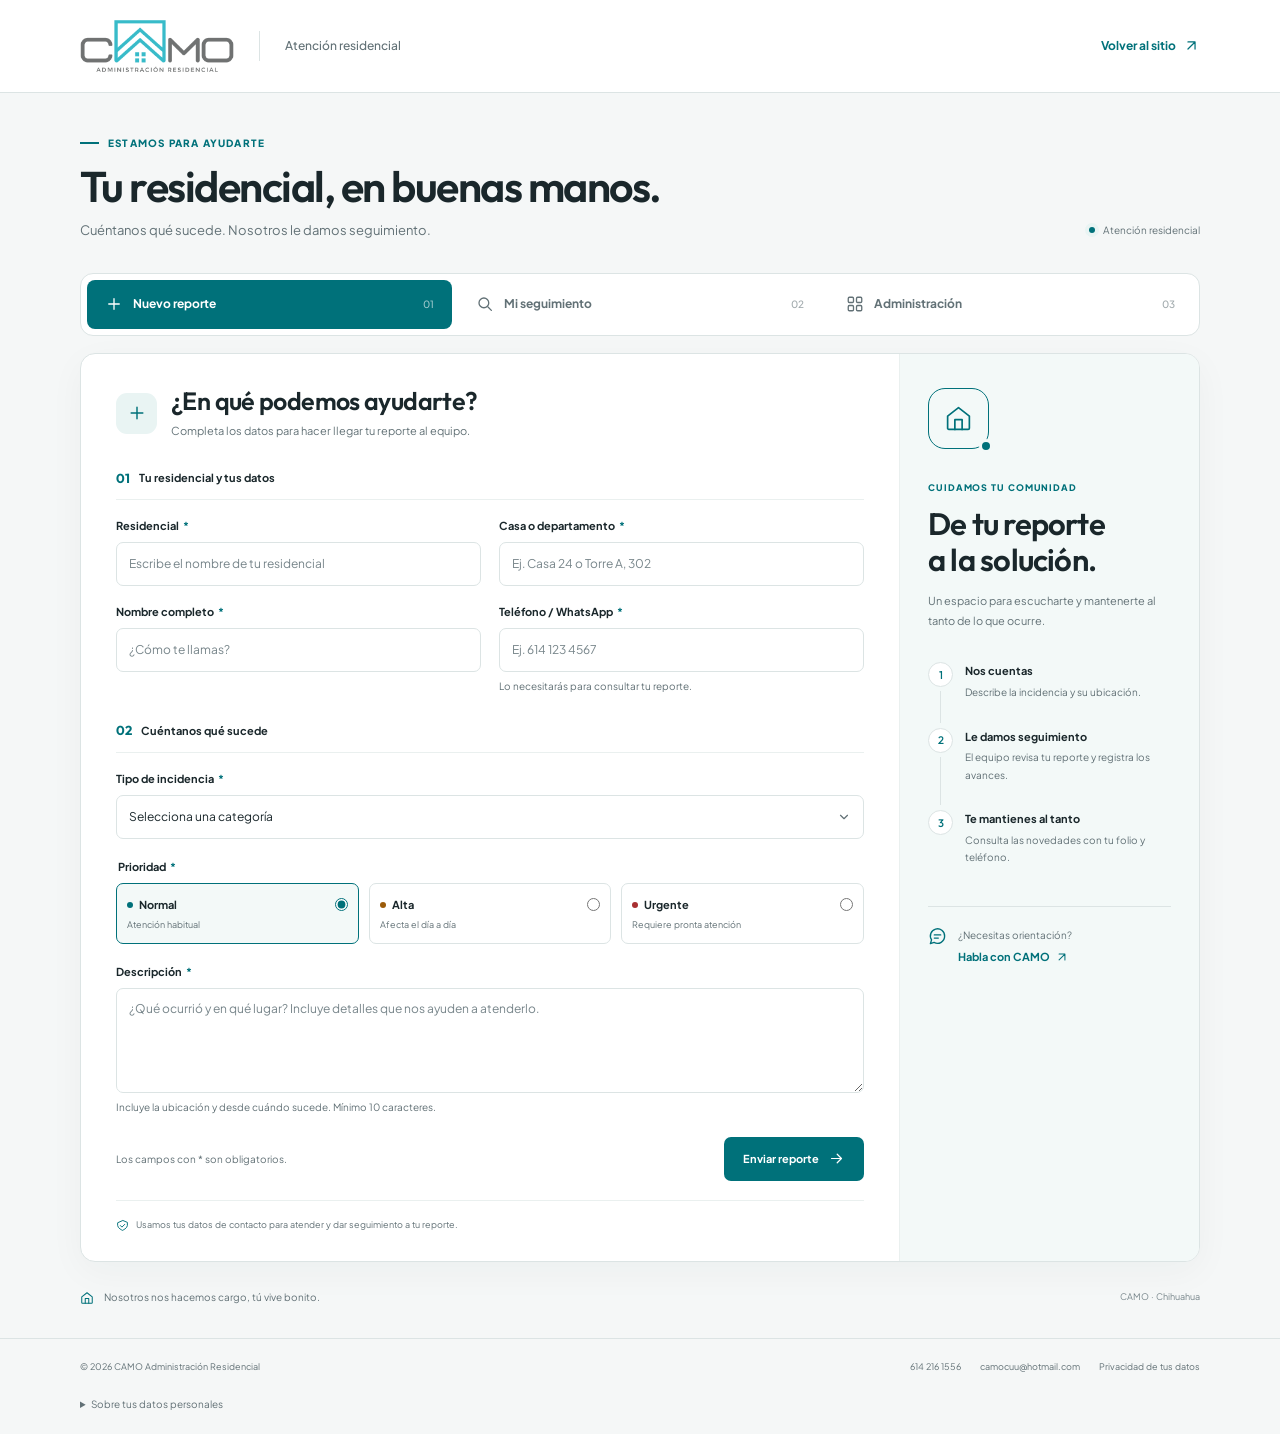
<file: incidencias.html>
<!DOCTYPE html>
<html lang="es-MX">
<head>
  <meta charset="UTF-8">
  <meta name="viewport" content="width=device-width, initial-scale=1.0">
  <meta name="theme-color" content="#00717a">
  <meta name="description" content="Reporta una incidencia en tu residencial, consulta su seguimiento y mantente en contacto con el equipo de CAMO.">
  <meta name="robots" content="noindex, nofollow">
  <title>Atención residencial | CAMO</title>
  <link rel="preconnect" href="https://fonts.googleapis.com">
  <link rel="preconnect" href="https://fonts.gstatic.com" crossorigin>
  <link href="https://fonts.googleapis.com/css2?family=Plus+Jakarta+Sans:wght@400;500;600;700;800&family=Outfit:wght@400;500;600;700;800&display=swap" rel="stylesheet">
  <link rel="stylesheet" href="assets/css/tickets.css">
  <script src="assets/js/vendor/supabase.js" defer></script>
  <script src="assets/js/config.js" defer></script>
  <script src="assets/js/tickets-core.js?v=20260919-residencial" defer></script>
  <script src="assets/js/tickets.js?v=20260919-residencial" defer></script>
</head>
<body>
  <a class="skip-link" href="#portal">Ir a atención residencial</a>
  <svg class="icon-library" xmlns="http://www.w3.org/2000/svg" aria-hidden="true" focusable="false">
    <symbol id="icon-arrow-up-right" viewBox="0 0 24 24"><path d="M7 17 17 7M7 7h10v10"/></symbol>
    <symbol id="icon-arrow-right" viewBox="0 0 24 24"><path d="M5 12h14m-6-6 6 6-6 6"/></symbol>
    <symbol id="icon-arrow-left" viewBox="0 0 24 24"><path d="M19 12H5m6 6-6-6 6-6"/></symbol>
    <symbol id="icon-plus" viewBox="0 0 24 24"><path d="M12 5v14M5 12h14"/></symbol>
    <symbol id="icon-search" viewBox="0 0 24 24"><circle cx="10.5" cy="10.5" r="6.5"/><path d="m16 16 4.5 4.5"/></symbol>
    <symbol id="icon-grid" viewBox="0 0 24 24"><rect x="3" y="3" width="7" height="7" rx="1.5"/><rect x="14" y="3" width="7" height="7" rx="1.5"/><rect x="3" y="14" width="7" height="7" rx="1.5"/><rect x="14" y="14" width="7" height="7" rx="1.5"/></symbol>
    <symbol id="icon-home" viewBox="0 0 24 24"><path d="m3 10 9-7 9 7v10a1 1 0 0 1-1 1H4a1 1 0 0 1-1-1Z"/><path d="M9 21v-8h6v8"/></symbol>
    <symbol id="icon-check" viewBox="0 0 24 24"><path d="m5 12 4 4L19 6"/></symbol>
    <symbol id="icon-chat" viewBox="0 0 24 24"><path d="M21 11.5a9 9 0 0 1-13.3 8L3 21l1.5-4.7A9 9 0 1 1 21 11.5Z"/><path d="M8 10h8M8 14h5"/></symbol>
    <symbol id="icon-shield" viewBox="0 0 24 24"><path d="M12 3 3 7v5c0 5 9 9 9 9s9-4 9-9V7Z"/><path d="m8 12 3 3 5-5"/></symbol>
    <symbol id="icon-clock" viewBox="0 0 24 24"><circle cx="12" cy="12" r="9"/><path d="M12 7v5l3 2"/></symbol>
    <symbol id="icon-copy" viewBox="0 0 24 24"><rect x="8" y="8" width="12" height="13" rx="2"/><path d="M16 8V5a2 2 0 0 0-2-2H5a2 2 0 0 0-2 2v9a2 2 0 0 0 2 2h3"/></symbol>
    <symbol id="icon-refresh" viewBox="0 0 24 24"><path d="M20 7v5h-5M4 17v-5h5M6.1 7a7 7 0 0 1 11.6-2L20 8M4 16l2.3 3A7 7 0 0 0 17.9 17"/></symbol>
    <symbol id="icon-lock" viewBox="0 0 24 24"><rect x="4" y="10" width="16" height="11" rx="2"/><path d="M8 10V7a4 4 0 0 1 8 0v3M12 14v3"/></symbol>
  </svg>

  <header class="site-header">
    <div class="header-inner">
      <a href="index.html" class="brand-link" aria-label="CAMO Administración Residencial, ir al inicio">
        <img src="assets/images/logo-gray.png" alt="CAMO Administración Residencial" width="1024" height="372">
      </a>
      <span class="header-divider" aria-hidden="true"></span>
      <span class="header-label">Atención residencial</span>
      <a href="index.html" class="back-link">Volver al sitio <svg class="icon" aria-hidden="true"><use href="#icon-arrow-up-right"></use></svg></a>
    </div>
  </header>

  <main id="portal" class="portal-shell">
    <div class="portal-intro">
      <div>
        <p class="eyebrow"><span class="eyebrow-line" aria-hidden="true"></span>Estamos para ayudarte</p>
        <h1>Tu residencial,<br class="mobile-break"> en buenas manos.</h1>
        <p class="intro-description">Cuéntanos qué sucede. Nosotros le damos seguimiento.</p>
      </div>
      <div class="connection-status" role="status">
        <span class="connection-dot" aria-hidden="true"></span>
        <span id="connection-label">Conectando con atención residencial…</span>
      </div>
    </div>

    <noscript><p class="feedback feedback-error">Activa JavaScript para enviar y consultar reportes. También puedes comunicarte con CAMO al <a href="tel:+526142161556">614 216 1556</a>.</p></noscript>
    <div id="global-feedback" class="feedback" role="status" aria-live="polite" hidden></div>

    <div class="portal-tabs" role="tablist" aria-label="Atención residencial">
      <button id="tab-new" class="portal-tab" type="button" role="tab" aria-selected="true" aria-controls="view-new" data-view="new">
        <svg class="icon" aria-hidden="true"><use href="#icon-plus"></use></svg><span>Nuevo reporte</span><span class="tab-index" aria-hidden="true">01</span>
      </button>
      <button id="tab-track" class="portal-tab" type="button" role="tab" aria-selected="false" aria-controls="view-track" data-view="track" tabindex="-1">
        <svg class="icon" aria-hidden="true"><use href="#icon-search"></use></svg><span>Mi seguimiento</span><span class="tab-index" aria-hidden="true">02</span>
      </button>
      <button id="tab-admin" class="portal-tab" type="button" role="tab" aria-selected="false" aria-controls="view-admin" data-view="admin" tabindex="-1">
        <svg class="icon" aria-hidden="true"><use href="#icon-grid"></use></svg><span>Administración</span><span class="tab-index" aria-hidden="true">03</span>
      </button>
    </div>

    <section id="view-new" class="view-panel" role="tabpanel" aria-labelledby="tab-new" tabindex="0">
      <div class="report-layout">
        <div class="form-area">
          <div class="section-heading">
            <span class="section-marker" aria-hidden="true"><svg class="icon"><use href="#icon-plus"></use></svg></span>
            <div><h2>¿En qué podemos ayudarte?</h2><p>Completa los datos para hacer llegar tu reporte al equipo.</p></div>
          </div>

          <form id="report-form">
            <fieldset id="report-fields" class="form-fields" disabled>
              <legend class="sr-only">Información del reporte</legend>
              <div class="form-section-label"><span>01</span> Tu residencial y tus datos</div>
              <div class="form-grid">
                <div class="field">
                  <label for="report-property">Residencial <span class="required-mark" aria-hidden="true">*</span></label>
                  <input id="report-property" name="property_name" type="text" minlength="2" maxlength="120" autocomplete="off" placeholder="Escribe el nombre de tu residencial" required>
                </div>
                <div class="field">
                  <label for="report-unit">Casa o departamento <span class="required-mark" aria-hidden="true">*</span></label>
                  <input id="report-unit" name="unit" type="text" maxlength="50" autocomplete="address-line2" placeholder="Ej. Casa 24 o Torre A, 302" required>
                </div>
                <div class="field">
                  <label for="report-name">Nombre completo <span class="required-mark" aria-hidden="true">*</span></label>
                  <input id="report-name" name="resident_name" type="text" minlength="2" maxlength="100" autocomplete="name" placeholder="¿Cómo te llamas?" required>
                </div>
                <div class="field">
                  <label for="report-phone">Teléfono / WhatsApp <span class="required-mark" aria-hidden="true">*</span></label>
                  <input id="report-phone" name="phone" type="tel" inputmode="tel" autocomplete="tel" maxlength="40" placeholder="Ej. 614 123 4567" aria-describedby="report-phone-hint" required>
                  <p id="report-phone-hint" class="field-hint">Lo necesitarás para consultar tu reporte.</p>
                </div>
              </div>
              <div class="form-section-label"><span>02</span> Cuéntanos qué sucede</div>
              <div class="field">
                <label for="report-category">Tipo de incidencia <span class="required-mark" aria-hidden="true">*</span></label>
                <select id="report-category" name="category" required>
                  <option value="">Selecciona una categoría</option>
                  <option value="alumbrado">Alumbrado</option>
                  <option value="accesos">Accesos y seguridad</option>
                  <option value="agua">Agua y fugas</option>
                  <option value="areas-verdes">Áreas verdes</option>
                  <option value="elevadores">Elevadores</option>
                  <option value="ruido">Ruido y convivencia</option>
                  <option value="limpieza">Limpieza</option>
                  <option value="otro">Otro</option>
                </select>
              </div>
              <fieldset class="urgency-fieldset">
                <legend>Prioridad <span class="required-mark" aria-hidden="true">*</span></legend>
                <div class="urgency-options">
                  <label class="urgency-option"><input type="radio" name="urgency" value="normal" checked required><span class="urgency-choice"><span class="urgency-option-title"><span class="priority-dot priority-normal" aria-hidden="true"></span>Normal</span><span class="urgency-caption">Atención habitual</span></span></label>
                  <label class="urgency-option"><input type="radio" name="urgency" value="alta"><span class="urgency-choice"><span class="urgency-option-title"><span class="priority-dot priority-high" aria-hidden="true"></span>Alta</span><span class="urgency-caption">Afecta el día a día</span></span></label>
                  <label class="urgency-option"><input type="radio" name="urgency" value="urgente"><span class="urgency-choice"><span class="urgency-option-title"><span class="priority-dot priority-urgent" aria-hidden="true"></span>Urgente</span><span class="urgency-caption">Requiere pronta atención</span></span></label>
                </div>
              </fieldset>
              <div class="field">
                <label for="report-description">Descripción <span class="required-mark" aria-hidden="true">*</span></label>
                <textarea id="report-description" name="description" rows="4" minlength="10" maxlength="4000" placeholder="¿Qué ocurrió y en qué lugar? Incluye detalles que nos ayuden a atenderlo." aria-describedby="description-hint" required></textarea>
                <p id="description-hint" class="field-hint">Incluye la ubicación y desde cuándo sucede. Mínimo 10 caracteres.</p>
              </div>
              <div class="honeypot" aria-hidden="true"><label for="report-website">Sitio web</label><input id="report-website" name="website" type="text" tabindex="-1" autocomplete="off"></div>
              <p id="report-error" class="feedback feedback-error" role="alert" hidden></p>
              <div class="form-submit-row">
                <p class="required-note">Los campos con <span aria-hidden="true">*</span> son obligatorios.</p>
                <button id="report-submit" class="button button-primary" type="submit">Enviar reporte <svg class="icon" aria-hidden="true"><use href="#icon-arrow-right"></use></svg></button>
              </div>
              <p class="privacy-note"><svg class="icon" aria-hidden="true"><use href="#icon-shield"></use></svg><span>Usamos tus datos de contacto para atender y dar seguimiento a tu reporte.</span></p>
            </fieldset>
          </form>

          <div id="report-success" class="success-panel" tabindex="-1" hidden>
            <span class="success-icon" aria-hidden="true"><svg class="icon"><use href="#icon-check"></use></svg></span>
            <p class="eyebrow">Reporte recibido</p>
            <h2>Ya estamos al tanto.</h2>
            <p>Tu reporte quedó registrado. Guarda este folio para consultar las novedades.</p>
            <div class="folio-receipt"><span class="receipt-label">Tu folio de seguimiento</span><strong id="success-folio"></strong><span id="success-date" class="receipt-date"></span><button id="success-copy" type="button" class="button button-secondary button-small"><svg class="icon" aria-hidden="true"><use href="#icon-copy"></use></svg>Copiar folio</button></div>
            <p class="field-hint">En “Mi seguimiento” ingresa este folio y el teléfono que registraste.</p>
            <div class="success-actions"><a id="success-whatsapp" class="button button-primary" target="_blank" rel="noopener noreferrer"><svg class="icon" aria-hidden="true"><use href="#icon-chat"></use></svg>Compartir por WhatsApp</a><button id="report-again" type="button" class="button button-ghost">Crear otro reporte</button></div>
          </div>
        </div>

        <aside class="service-aside" aria-label="Cómo atendemos tu reporte">
          <div class="aside-symbol" aria-hidden="true"><svg class="icon"><use href="#icon-home"></use></svg><span></span></div>
          <p class="eyebrow">Cuidamos tu comunidad</p>
          <h2>De tu reporte<br>a la solución.</h2>
          <p class="aside-intro">Un espacio para escucharte y mantenerte al tanto de lo que ocurre.</p>
          <ol class="service-steps">
            <li><span class="step-number">1</span><div><h3>Nos cuentas</h3><p>Describe la incidencia y su ubicación.</p></div></li>
            <li><span class="step-number">2</span><div><h3>Le damos seguimiento</h3><p>El equipo revisa tu reporte y registra los avances.</p></div></li>
            <li><span class="step-number">3</span><div><h3>Te mantienes al tanto</h3><p>Consulta las novedades con tu folio y teléfono.</p></div></li>
          </ol>
          <div class="aside-contact"><svg class="icon" aria-hidden="true"><use href="#icon-chat"></use></svg><div><p>¿Necesitas orientación?</p><a href="https://wa.me/526142161556" target="_blank" rel="noopener noreferrer">Habla con CAMO <svg class="icon" aria-hidden="true"><use href="#icon-arrow-up-right"></use></svg></a></div></div>
        </aside>
      </div>
    </section>

    <section id="view-track" class="view-panel" role="tabpanel" aria-labelledby="tab-track" tabindex="0" hidden>
      <div class="tracking-layout">
        <div class="tracking-heading"><span class="section-marker" aria-hidden="true"><svg class="icon"><use href="#icon-search"></use></svg></span><p class="eyebrow">Cada avance, a tu alcance</p><h2>Consulta tu reporte.</h2><p>Ingresa tu folio y el teléfono completo que registraste para ver su estado y las actualizaciones del equipo.</p><div class="privacy-caption"><svg class="icon" aria-hidden="true"><use href="#icon-lock"></use></svg><span>Pedimos ambos datos para proteger la privacidad de tu reporte.</span></div></div>
        <form id="track-form" class="tracking-form">
          <div class="field"><label for="track-folio">Folio de seguimiento</label><input id="track-folio" name="folio" type="text" maxlength="64" autocomplete="off" autocapitalize="characters" spellcheck="false" placeholder="CAMO-2026-…" aria-describedby="track-folio-hint" required><p id="track-folio-hint" class="field-hint">Lo recibiste al enviar tu reporte.</p></div>
          <div class="field"><label for="track-phone">Teléfono registrado</label><input id="track-phone" name="phone" type="tel" inputmode="tel" maxlength="40" autocomplete="tel" placeholder="Ej. 614 123 4567" required></div>
          <p id="track-error" class="feedback feedback-error" role="alert" hidden></p>
          <button class="button button-primary button-full" type="submit">Consultar seguimiento <svg class="icon" aria-hidden="true"><use href="#icon-arrow-right"></use></svg></button>
        </form>
      </div>
      <div id="track-result" class="tracking-result" aria-live="polite" hidden></div>
    </section>

    <section id="view-admin" class="view-panel" role="tabpanel" aria-labelledby="tab-admin" tabindex="0" hidden>
      <div id="admin-gate" class="admin-gate">
        <div class="admin-gate-heading"><span class="section-marker" aria-hidden="true"><svg class="icon"><use href="#icon-lock"></use></svg></span><p class="eyebrow">Equipo CAMO</p><h2>Todo en orden.<br>Todos al tanto.</h2><p>Accede para revisar los reportes de tus residenciales y compartir avances con los residentes.</p><span class="access-note"><svg class="icon" aria-hidden="true"><use href="#icon-shield"></use></svg>Acceso para personal autorizado</span></div>
        <form id="login-form" class="login-form">
          <h3>Iniciar sesión</h3>
          <div class="field"><label for="login-email">Correo electrónico</label><input id="login-email" name="email" type="email" autocomplete="username" maxlength="254" placeholder="tu@correo.com" required></div>
          <div class="field"><label for="login-password">Contraseña</label><input id="login-password" name="password" type="password" autocomplete="current-password" required></div>
          <p id="login-error" class="feedback feedback-error" role="alert" hidden></p>
          <button class="button button-primary button-full" type="submit">Entrar a administración <svg class="icon" aria-hidden="true"><use href="#icon-arrow-right"></use></svg></button>
          <p class="field-hint">Si necesitas acceso, contacta a la administración de CAMO.</p>
        </form>
      </div>

      <div id="admin-dashboard" class="admin-dashboard" hidden>
        <div class="dashboard-heading"><div><p class="eyebrow">Administración</p><h2>Reportes de tu comunidad</h2><p class="admin-session">Sesión: <span id="admin-email"></span></p></div><div class="dashboard-actions"><button id="refresh-btn" type="button" class="button button-secondary button-small"><svg class="icon" aria-hidden="true"><use href="#icon-refresh"></use></svg>Actualizar</button><button id="logout-btn" type="button" class="button button-ghost button-small">Cerrar sesión</button></div></div>
        <dl class="metrics" aria-label="Resumen de reportes"><div class="metric"><dt>Total de reportes activos</dt><dd id="kpi-total">—</dd></div><div class="metric"><dt><span class="status-dot status-dot-pending" aria-hidden="true"></span>Pendientes</dt><dd id="kpi-pendiente">—</dd></div><div class="metric"><dt><span class="status-dot status-dot-progress" aria-hidden="true"></span>En proceso</dt><dd id="kpi-en_proceso">—</dd></div><div class="metric"><dt><span class="status-dot status-dot-resolved" aria-hidden="true"></span>Resueltos</dt><dd id="kpi-resuelto">—</dd></div></dl>
        <div class="filters" role="search" aria-label="Filtrar reportes"><div class="field"><label for="filter-property">Residencial</label><input id="filter-property" type="search" maxlength="120" placeholder="Buscar residencial" autocomplete="off"></div><div class="field"><label for="filter-status">Estado</label><select id="filter-status"><option value="">Todos los estados</option><option value="pendiente">Pendiente</option><option value="en_proceso">En proceso</option><option value="resuelto">Resuelto</option></select></div><div class="field field-search"><label for="filter-search">Buscar un reporte</label><div class="search-input"><svg class="icon" aria-hidden="true"><use href="#icon-search"></use></svg><input id="filter-search" type="search" maxlength="120" placeholder="Folio, nombre o casa" autocomplete="off"></div></div></div>
        <div class="list-heading"><h3>Bandeja de reportes</h3><span id="list-count" class="list-count" role="status"></span></div>
        <p id="admin-error" class="feedback feedback-error" role="alert" hidden></p>
        <div id="admin-list" class="ticket-list" aria-live="polite"></div>
        <nav class="pagination" aria-label="Páginas de reportes"><button id="prev-page" class="button button-secondary button-small" type="button" disabled><svg class="icon" aria-hidden="true"><use href="#icon-arrow-left"></use></svg>Anterior</button><span id="page-label" class="page-label" role="status"></span><button id="next-page" class="button button-secondary button-small" type="button" disabled>Siguiente<svg class="icon" aria-hidden="true"><use href="#icon-arrow-right"></use></svg></button></nav>
        <details class="properties-management"><summary><span><svg class="icon" aria-hidden="true"><use href="#icon-home"></use></svg>Residenciales</span><span class="summary-caption">Administrar catálogo <span aria-hidden="true">+</span></span></summary><div class="properties-content"><div><h3>Residenciales que atendemos</h3><p>Este catálogo es privado y solo lo ve el equipo autorizado. En sus reportes, los residentes escriben el nombre de su residencial.</p></div><form id="properties-form" class="properties-form"><div class="field"><label for="property-name">Nombre del residencial</label><input id="property-name" name="name" type="text" minlength="2" maxlength="120" placeholder="Nombre del residencial" required></div><button class="button button-primary" type="submit"><svg class="icon" aria-hidden="true"><use href="#icon-plus"></use></svg>Agregar</button></form><p id="properties-error" class="feedback feedback-error" role="alert" hidden></p><div id="properties-list" class="properties-list" aria-live="polite"></div></div></details>
      </div>
    </section>

    <div class="portal-signoff"><svg class="icon" aria-hidden="true"><use href="#icon-home"></use></svg><p>Nosotros nos hacemos cargo, tú vive bonito.</p><span>CAMO · Chihuahua</span></div>
  </main>

  <footer class="site-footer"><div class="footer-inner"><p>© 2026 CAMO Administración Residencial</p><div class="footer-links"><a href="tel:+526142161556">614 216 1556</a><a href="mailto:camocuu@hotmail.com">camocuu@hotmail.com</a><a href="#privacy-info">Privacidad de tus datos</a></div></div><details id="privacy-info" class="privacy-details"><summary>Sobre tus datos personales</summary><p>CAMO utiliza el nombre, teléfono, residencial y detalles que compartes para atender tu reporte y dar seguimiento. Evita incluir datos sensibles o información personal de terceros en la descripción. Para consultas sobre tus datos, escribe a <a href="mailto:camocuu@hotmail.com">camocuu@hotmail.com</a>.</p></details></footer>

  <dialog id="update-dialog" class="portal-dialog" aria-labelledby="update-title" aria-describedby="update-help"><form id="update-form"><span class="section-marker" aria-hidden="true"><svg class="icon"><use href="#icon-chat"></use></svg></span><p class="eyebrow" id="update-folio"></p><h2 id="update-title">Actualizar reporte</h2><p id="update-help" class="dialog-description">Comparte el avance para mantener al residente al tanto.</p><div class="field"><label for="update-status">Estado del reporte</label><select id="update-status" name="status" required><option value="pendiente">Pendiente</option><option value="en_proceso">En proceso</option><option value="resuelto">Resuelto</option></select></div><div class="field"><label for="update-note">Nota de seguimiento</label><textarea id="update-note" name="note" rows="4" minlength="3" maxlength="2000" placeholder="Describe lo que se realizó o el siguiente paso." aria-describedby="update-note-hint" required></textarea><p id="update-note-hint" class="field-hint">Esta nota aparecerá en el seguimiento del residente.</p></div><p id="update-error" class="feedback feedback-error" role="alert" hidden></p><div class="dialog-actions"><button id="cancel-update" class="button button-secondary" type="button">Cancelar</button><button class="button button-primary" type="submit">Guardar actualización</button></div></form></dialog>

  <dialog id="archive-dialog" class="portal-dialog portal-dialog-small" aria-labelledby="archive-title" aria-describedby="archive-help"><form id="archive-form"><p class="eyebrow" id="archive-folio"></p><h2 id="archive-title">Archivar reporte</h2><p id="archive-help" class="dialog-description">El reporte dejará de aparecer en la bandeja activa y en la consulta del residente. Su información y seguimiento se conservarán en el archivo de CAMO.</p><p id="archive-error" class="feedback feedback-error" role="alert" hidden></p><div class="dialog-actions"><button id="cancel-archive" class="button button-secondary" type="button">Cancelar</button><button class="button button-danger" type="submit">Archivar reporte</button></div></form></dialog>
</body>
</html>
</file>
<file: assets/css/tickets.css>
:root {
  color-scheme: light;
  --teal: #00717a;
  --teal-dark: #005d65;
  --teal-light: #e9f4f3;
  --teal-pale: #f3f9f8;
  --ink: #1a272b;
  --muted: #627176;
  --subtle: #77858a;
  --page: #f5f7f7;
  --white: #fff;
  --line: #dce4e4;
  --line-light: #eaf0ef;
  --amber: #9b5b09;
  --amber-soft: #fff6e8;
  --red: #a82f31;
  --red-soft: #fff1f0;
  --green: #257247;
  --green-soft: #edf6ef;
  --blue: #315b91;
  --blue-soft: #edf3fc;
  --shadow: 0 10px 36px rgb(24 50 53 / 4%);
  --font-body: "Plus Jakarta Sans", sans-serif;
  --font-display: "Outfit", sans-serif;
}

*, *::before, *::after { box-sizing: border-box; }
html { scroll-behavior: smooth; scroll-padding-top: 2rem; }
body { margin: 0; background: var(--page); color: var(--ink); font-family: var(--font-body); font-size: 14px; line-height: 1.65; -webkit-font-smoothing: antialiased; }
[hidden] { display: none !important; }
button, input, select, textarea { font: inherit; }
button, a, input, select, textarea, summary { -webkit-tap-highlight-color: transparent; }
button, select, summary { cursor: pointer; }
a { color: var(--teal); text-underline-offset: .2em; }
button { color: inherit; }
button:disabled, input:disabled, select:disabled, textarea:disabled { cursor: not-allowed; }
button:disabled { opacity: .48; }
input, select, textarea, button { min-width: 0; }
:is(button, a, input, select, textarea, summary, [tabindex]):focus-visible { outline: 3px solid var(--teal); outline-offset: 4px; }
::selection { background: var(--teal); color: var(--white); }
h1, h2, h3, h4, p, dl, dd { margin: 0; }
h1, h2, h3 { font-family: var(--font-display); font-weight: 600; line-height: 1.15; }
fieldset { min-width: 0; margin: 0; padding: 0; border: 0; }
img { display: block; max-width: 100%; height: auto; }
.icon { display: inline-block; width: 20px; height: 20px; flex: 0 0 auto; fill: none; stroke: currentColor; stroke-width: 1.75; stroke-linecap: round; stroke-linejoin: round; vertical-align: middle; }
.icon-library { position: absolute; width: 0; height: 0; overflow: hidden; }
.sr-only, .honeypot { position: absolute; width: 1px; height: 1px; padding: 0; margin: -1px; overflow: hidden; clip: rect(0, 0, 0, 0); white-space: nowrap; border: 0; }
.honeypot { left: -10000px; }
.skip-link { position: fixed; top: -100px; left: 1rem; z-index: 20; padding: .75rem 1.25rem; border-radius: .5rem; background: var(--teal); color: var(--white); font-weight: 700; }
.skip-link:focus { top: 1rem; }
.site-header { background: var(--white); border-bottom: 1px solid var(--line); }
.header-inner { max-width: 1184px; min-height: 91px; margin: 0 auto; padding: 18px 32px; display: flex; align-items: center; gap: 25px; }
.brand-link { display: block; flex-shrink: 0; }
.brand-link img { width: 154px; }
.header-divider { width: 1px; height: 30px; background: var(--line); }
.header-label { color: var(--muted); font-size: 12px; font-weight: 500; }
.back-link { display: inline-flex; gap: 7px; align-items: center; margin-left: auto; font-size: 12px; font-weight: 700; text-decoration: none; }
.back-link .icon { width: 17px; height: 17px; }
.back-link:hover { color: var(--teal-dark); text-decoration: underline; }
.portal-shell { width: min(1120px, calc(100% - 64px)); margin: 0 auto; padding: 43px 0 0; }
.portal-intro { display: flex; justify-content: space-between; align-items: flex-end; gap: 30px; margin-bottom: 31px; }
.eyebrow { display: flex; gap: 9px; align-items: center; color: var(--teal); font-size: 10px; font-weight: 800; line-height: 1.5; letter-spacing: .12em; text-transform: uppercase; }
.eyebrow-line { display: block; width: 19px; height: 2px; background: var(--teal); }
h1 { margin-top: 11px; font-size: clamp(30px, 3.6vw, 43px); letter-spacing: -.035em; }
.mobile-break { display: none; }
.intro-description { margin-top: 9px; font-size: 13px; color: var(--muted); }
.connection-status { display: inline-flex; align-items: center; gap: 8px; max-width: 240px; margin-bottom: 4px; font-size: 10px; line-height: 1.5; color: var(--muted); }
.connection-dot { flex: 0 0 auto; width: 6px; height: 6px; border-radius: 50%; background: var(--teal); box-shadow: 0 0 0 4px var(--teal-light); }
.portal-tabs { display: grid; grid-template-columns: repeat(3, minmax(0, 1fr)); padding: 6px; gap: 6px; margin-bottom: 17px; background: var(--white); border: 1px solid var(--line); border-radius: 13px; }
.portal-tab { display: flex; justify-content: flex-start; align-items: center; gap: 10px; padding: 13px 18px; min-height: 49px; border: 0; border-radius: 8px; background: transparent; color: var(--muted); font-size: 12px; font-weight: 700; transition: background-color .15s ease, color .15s ease; }
.portal-tab .icon { width: 18px; height: 18px; }
.portal-tab:hover { background: var(--teal-pale); color: var(--teal); }
.portal-tab[aria-selected="true"] { color: var(--white); background: var(--teal); }
.portal-tab:focus-visible { outline-offset: 1px; }
.tab-index { margin-left: auto; font-size: 10px; font-weight: 500; opacity: .6; }
.view-panel { background: var(--white); border: 1px solid var(--line); border-radius: 15px; box-shadow: var(--shadow); overflow: clip; }
.view-panel:focus-visible { outline-offset: 5px; }
.report-layout { display: grid; grid-template-columns: minmax(0, 1fr) 300px; }
.form-area { min-width: 0; padding: 33px 35px 29px; }
.section-heading { display: flex; align-items: center; gap: 14px; margin-bottom: 28px; }
.section-marker { display: inline-flex; justify-content: center; align-items: center; width: 41px; height: 41px; flex: 0 0 auto; background: var(--teal-light); color: var(--teal); border-radius: 11px; }
.section-heading h2 { font-size: 25px; letter-spacing: -.025em; }
.section-heading p { margin-top: 6px; color: var(--muted); font-size: 11px; }
.form-section-label { display: flex; align-items: center; gap: 9px; margin: 26px 0 17px; padding-bottom: 10px; border-bottom: 1px solid var(--line-light); font-weight: 700; font-size: 11px; color: var(--ink); }
.form-section-label:first-of-type { margin-top: 0; }
.form-section-label > span { color: var(--teal); font-family: var(--font-display); font-size: 13px; }
.form-grid { display: grid; grid-template-columns: repeat(2, minmax(0, 1fr)); column-gap: 18px; row-gap: 17px; }
.field { min-width: 0; }
.field > label, .urgency-fieldset > legend { display: block; margin-bottom: 7px; color: var(--ink); font-size: 11px; font-weight: 700; }
.required-mark { margin-left: 2px; color: var(--teal); }
input:not([type="radio"]), select, textarea { display: block; width: 100%; border: 1px solid var(--line); border-radius: 7px; padding: 11px 12px; background: var(--white); color: var(--ink); font-size: 12px; line-height: 1.5; transition: border-color .15s ease, box-shadow .15s ease; }
input:not([type="radio"]), select { min-height: 44px; }
select { padding-right: 34px; appearance: none; background-image: url("data:image/svg+xml,%3Csvg xmlns='http://www.w3.org/2000/svg' width='14' height='14' viewBox='0 0 24 24' fill='none' stroke='%23627176' stroke-width='2' stroke-linecap='round' stroke-linejoin='round'%3E%3Cpath d='m6 9 6 6 6-6'/%3E%3C/svg%3E"); background-position: right 12px center; background-repeat: no-repeat; }
input::placeholder, textarea::placeholder { color: var(--subtle); opacity: 1; }
input:hover:not(:disabled), select:hover:not(:disabled), textarea:hover:not(:disabled) { border-color: var(--subtle); }
input:focus, select:focus, textarea:focus { border-color: var(--teal); outline: 2px solid var(--teal-light); outline-offset: 1px; }
input[aria-invalid="true"], select[aria-invalid="true"], textarea[aria-invalid="true"] { border-color: var(--red); }
textarea { resize: vertical; min-height: 105px; }
.form-fields:disabled input, .form-fields:disabled select, .form-fields:disabled textarea { background-color: var(--page); }
.field-hint { margin-top: 6px; color: var(--muted); font-size: 10px; line-height: 1.6; }
.urgency-fieldset { margin: 19px 0; }
.urgency-options { display: grid; grid-template-columns: repeat(3, minmax(0, 1fr)); gap: 10px; }
.urgency-option { position: relative; display: block; cursor: pointer; }
.urgency-option input { position: absolute; top: 15px; right: 11px; margin: 0; width: 13px; height: 13px; accent-color: var(--teal); }
.urgency-choice { display: flex; flex-direction: column; height: 100%; padding: 12px 10px 11px; border: 1px solid var(--line); border-radius: 7px; transition: background-color .15s ease, border-color .15s ease; }
.urgency-option input:checked + .urgency-choice { background: var(--teal-pale); border-color: var(--teal); }
.urgency-option input:focus-visible { outline: 0; }
.urgency-option input:focus-visible + .urgency-choice { outline: 3px solid var(--teal); outline-offset: 3px; }
.urgency-option-title { display: flex; align-items: center; gap: 6px; padding-right: 13px; font-size: 11px; font-weight: 700; }
.priority-dot, .status-dot { display: inline-block; width: 6px; height: 6px; border-radius: 50%; flex: 0 0 auto; }
.priority-normal { background: var(--teal); }
.priority-high, .status-dot-pending { background: var(--amber); }
.priority-urgent { background: var(--red); }
.urgency-caption { display: block; margin-top: 4px; font-size: 9px; line-height: 1.5; color: var(--muted); }
.form-submit-row { display: flex; align-items: center; justify-content: space-between; flex-wrap: wrap; gap: 16px; margin-top: 22px; }
.required-note { color: var(--muted); font-size: 10px; }
.button { display: inline-flex; align-items: center; justify-content: center; gap: 9px; min-height: 44px; padding: 11px 18px; border: 1px solid transparent; border-radius: 7px; font-size: 11px; font-weight: 700; line-height: 1.5; text-align: center; text-decoration: none; transition: background-color .15s ease, border-color .15s ease, color .15s ease; }
.button .icon { width: 17px; height: 17px; }
.button-primary { background: var(--teal); color: var(--white); }
.button-primary:hover:not(:disabled) { background: var(--teal-dark); }
.button-secondary { background: var(--white); border-color: var(--line); color: var(--ink); }
.button-secondary:hover:not(:disabled) { background: var(--teal-pale); border-color: var(--teal); color: var(--teal); }
.button-ghost { background: transparent; color: var(--muted); }
.button-ghost:hover:not(:disabled) { background: var(--page); color: var(--ink); }
.button-danger { background: var(--red); color: var(--white); }
.button-danger:hover:not(:disabled) { background: var(--ink); }
.button-small { padding: 8px 12px; min-height: 38px; font-size: 10px; }
.button-full { width: 100%; }
.privacy-note { display: flex; align-items: flex-start; gap: 7px; margin-top: 19px; padding-top: 17px; border-top: 1px solid var(--line-light); font-size: 9px; line-height: 1.6; color: var(--muted); }
.privacy-note .icon { width: 13px; height: 13px; margin-top: 1px; color: var(--teal); }
.service-aside { position: relative; padding: 34px 28px; background: var(--teal-pale); border-left: 1px solid var(--line-light); }
.aside-symbol { position: relative; display: flex; align-items: center; width: 61px; height: 61px; margin-bottom: 32px; border: 1px solid var(--teal); border-radius: 17px; color: var(--teal); justify-content: center; }
.aside-symbol > .icon { width: 29px; height: 29px; stroke-width: 1.4; }
.aside-symbol > span { position: absolute; right: -5px; bottom: -5px; width: 14px; height: 14px; background: var(--teal); border: 3px solid var(--teal-pale); border-radius: 50%; }
.service-aside .eyebrow { font-size: 9px; letter-spacing: .1em; }
.service-aside h2 { margin: 12px 0 13px; font-size: 31px; letter-spacing: -.025em; }
.aside-intro { font-size: 11px; color: var(--muted); line-height: 1.9; }
.service-steps { list-style: none; margin: 30px 0 0; padding: 0; }
.service-steps li { position: relative; display: flex; gap: 12px; padding-bottom: 26px; }
.service-steps li:not(:last-child)::after { content: ""; position: absolute; left: 12px; top: 29px; bottom: 5px; width: 1px; background: var(--line); }
.step-number { display: flex; justify-content: center; align-items: center; flex: 0 0 auto; width: 25px; height: 25px; color: var(--teal); border: 1px solid var(--line); border-radius: 50%; background: var(--white); font-family: var(--font-display); font-size: 11px; font-weight: 500; }
.service-steps h3 { padding-top: 3px; font-family: var(--font-body); font-size: 11px; font-weight: 700; }
.service-steps p { margin-top: 6px; color: var(--muted); font-size: 10px; line-height: 1.75; }
.aside-contact { display: flex; gap: 11px; padding-top: 20px; margin-top: 13px; border-top: 1px solid var(--line); }
.aside-contact > .icon { color: var(--teal); width: 19px; height: 19px; }
.aside-contact p { color: var(--muted); font-size: 10px; }
.aside-contact a { display: inline-flex; align-items: center; gap: 5px; margin-top: 5px; font-size: 11px; font-weight: 700; text-decoration: none; }
.aside-contact a:hover { text-decoration: underline; }
.aside-contact a .icon { width: 14px; height: 14px; }
.feedback { margin: 0 0 18px; padding: 13px 16px; border: 1px solid var(--line); border-radius: 8px; background: var(--teal-light); color: var(--teal-dark); font-size: 12px; overflow-wrap: anywhere; }
.feedback-error, .feedback.error { background: var(--red-soft); color: var(--red); border-color: var(--red); }
.feedback-success, .feedback.success { background: var(--green-soft); color: var(--green); border-color: var(--green); }
form .feedback { margin-top: 17px; margin-bottom: 0; }
.success-panel { padding: 30px 7px; text-align: center; }
.success-icon { display: flex; justify-content: center; align-items: center; margin: 0 auto 21px; width: 62px; height: 62px; color: var(--teal); background: var(--teal-light); border-radius: 50%; }
.success-icon .icon { width: 29px; height: 29px; }
.success-panel .eyebrow { justify-content: center; }
.success-panel h2 { margin-top: 10px; font-size: 34px; letter-spacing: -.03em; }
.success-panel > p:not(.eyebrow) { max-width: 390px; margin: 12px auto; color: var(--muted); font-size: 12px; }
.folio-receipt { display: flex; align-items: center; flex-direction: column; gap: 11px; margin: 27px auto 17px; padding: 24px; max-width: 430px; background: var(--teal-pale); border: 1px dashed var(--teal); border-radius: 9px; }
.receipt-label { color: var(--muted); font-size: 10px; }
.folio-receipt strong { max-width: 100%; font-family: var(--font-display); font-size: 24px; font-weight: 500; letter-spacing: .02em; overflow-wrap: anywhere; }
.receipt-date { color: var(--muted); font-size: 10px; }
.success-actions { display: flex; flex-wrap: wrap; align-items: center; justify-content: center; gap: 8px; margin-top: 23px; }
.tracking-layout, .admin-gate { display: grid; grid-template-columns: minmax(0, 1fr) minmax(0, 1fr); gap: 70px; padding: 49px 56px; }
.tracking-heading, .admin-gate-heading { max-width: 370px; }
.tracking-heading .section-marker, .admin-gate-heading .section-marker { margin-bottom: 25px; }
.tracking-heading h2, .admin-gate-heading h2 { margin: 12px 0 16px; font-size: 36px; letter-spacing: -.025em; }
.tracking-heading > p:not(.eyebrow), .admin-gate-heading > p:not(.eyebrow) { color: var(--muted); font-size: 12px; line-height: 1.9; }
.privacy-caption, .access-note { display: flex; align-items: flex-start; gap: 9px; padding-top: 22px; margin-top: 24px; border-top: 1px solid var(--line); color: var(--muted); font-size: 10px; }
.privacy-caption .icon, .access-note .icon { width: 16px; height: 16px; color: var(--teal); }
.tracking-form, .login-form { align-self: center; }
.tracking-form > .field, .login-form > .field { margin-bottom: 19px; }
.tracking-form .button, .login-form .button { margin-top: 7px; }
.tracking-form .feedback, .login-form .feedback { margin-bottom: 15px; }
.login-form h3 { margin-bottom: 24px; font-size: 23px; letter-spacing: -.02em; }
.login-form > .field-hint { margin-top: 14px; text-align: center; }
.tracking-result { padding: 0 56px 42px; }
.tracking-result > .ticket-card { border: 1px solid var(--line); border-radius: 9px; }
.admin-dashboard { padding: 30px; }
.dashboard-heading { display: flex; justify-content: space-between; align-items: center; flex-wrap: wrap; gap: 20px; margin-bottom: 25px; }
.dashboard-heading h2 { margin-top: 7px; font-size: 29px; letter-spacing: -.025em; }
.admin-session { margin-top: 8px; color: var(--muted); font-size: 10px; overflow-wrap: anywhere; }
.dashboard-actions { display: flex; flex-wrap: wrap; gap: 7px; }
.metrics { display: grid; grid-template-columns: repeat(4, minmax(0, 1fr)); margin-bottom: 27px; border: 1px solid var(--line); border-radius: 10px; overflow: hidden; }
.metric { padding: 18px 21px; }
.metric + .metric { border-left: 1px solid var(--line); }
.metric:first-child { background: var(--teal-pale); }
.metric dt { display: flex; align-items: center; gap: 6px; color: var(--muted); font-size: 10px; font-weight: 600; }
.metric dd { margin-top: 6px; font-family: var(--font-display); font-size: 34px; font-weight: 500; line-height: 1.2; }
.metric:first-child dd { color: var(--teal); }
.status-dot-progress { background: var(--blue); }
.status-dot-resolved { background: var(--green); }
.filters { display: grid; grid-template-columns: 1fr .8fr 1.2fr; gap: 16px; padding: 20px 0 23px; border-top: 1px solid var(--line-light); border-bottom: 1px solid var(--line-light); }
.search-input { position: relative; }
.search-input > .icon { position: absolute; top: 13px; left: 12px; width: 17px; height: 17px; color: var(--subtle); pointer-events: none; }
.search-input input { padding-left: 36px; }
.list-heading { display: flex; justify-content: space-between; align-items: center; flex-wrap: wrap; gap: 10px; padding: 23px 0 17px; }
.list-heading h3 { font-size: 20px; }
.list-count { color: var(--muted); font-size: 10px; }
.ticket-list { display: grid; gap: 12px; }
.ticket-card { min-width: 0; padding: 21px; background: var(--white); border: 1px solid var(--line); border-radius: 9px; overflow-wrap: anywhere; }
.ticket-top { display: flex; flex-wrap: wrap; align-items: center; justify-content: space-between; gap: 10px; margin-bottom: 11px; }
.ticket-folio { font-size: 12px; font-weight: 800; letter-spacing: .02em; color: var(--teal); }
.ticket-meta { display: flex; flex-wrap: wrap; gap: 6px 16px; margin: 9px 0; color: var(--muted); font-size: 11px; }
.ticket-meta strong { font-weight: 600; color: var(--ink); }
.ticket-description { margin-top: 13px; font-size: 12px; line-height: 1.8; white-space: pre-wrap; }
.ticket-detail { margin: 15px 0; font-size: 11px; }
dl.ticket-detail { display: grid; grid-template-columns: repeat(2, minmax(0, 1fr)); gap: 13px 20px; }
details.ticket-detail { padding-top: 14px; border-top: 1px solid var(--line-light); }
details.ticket-detail > summary { color: var(--teal); font-weight: 700; }
.ticket-card h4, .tracking-result h4 { margin: 16px 0 9px; font-family: var(--font-display); font-size: 17px; font-weight: 500; }
.ticket-top > h4 { margin: 0; }
.tracking-result > .ticket-top { padding-top: 24px; border-top: 1px solid var(--line); }
.ticket-detail dt { color: var(--muted); font-size: 10px; }
.ticket-detail dd { margin-top: 3px; font-weight: 600; }
.ticket-actions { display: flex; flex-wrap: wrap; gap: 8px; margin-top: 18px; padding-top: 15px; border-top: 1px solid var(--line-light); }
.status-badge, .urgency-badge { display: inline-flex; align-items: center; gap: 6px; padding: 4px 9px; border-radius: 5px; font-size: 9px; font-weight: 700; line-height: 1.5; }
.status-badge { color: var(--muted); background: var(--page); }
.status-pendiente { color: var(--amber); background: var(--amber-soft); }
.status-en_proceso { color: var(--blue); background: var(--blue-soft); }
.status-resuelto { color: var(--green); background: var(--green-soft); }
.urgency-normal { color: var(--teal); background: var(--teal-light); }
.urgency-alta { color: var(--amber); background: var(--amber-soft); }
.urgency-urgente { color: var(--red); background: var(--red-soft); }
.timeline { list-style: none; padding: 0; margin: 24px 0 0; }
.timeline-item { position: relative; padding: 0 0 24px 24px; border-left: 1px solid var(--line); margin-left: 5px; }
.timeline-item::before { content: ""; position: absolute; top: 5px; left: -5px; width: 9px; height: 9px; border: 2px solid var(--white); border-radius: 50%; background: var(--teal); box-shadow: 0 0 0 1px var(--teal); }
.timeline-item:last-child { padding-bottom: 0; border-left-color: transparent; }
.timeline-date { display: block; margin: 6px 0; color: var(--muted); font-size: 10px; }
.timeline-note { font-size: 12px; line-height: 1.8; white-space: pre-wrap; }
.empty-state { padding: 46px 25px; border: 1px dashed var(--line); border-radius: 9px; background: var(--page); color: var(--muted); text-align: center; font-size: 12px; }
.empty-state h3 { margin-bottom: 9px; color: var(--ink); font-size: 23px; }
.pagination { display: flex; justify-content: center; align-items: center; flex-wrap: wrap; gap: 20px; margin-top: 21px; }
.page-label { font-size: 10px; color: var(--muted); }
.properties-management { margin-top: 33px; border-top: 1px solid var(--line); }
.properties-management summary { display: flex; justify-content: space-between; align-items: center; gap: 16px; padding: 21px 0 0; list-style: none; font-size: 12px; font-weight: 700; }
.properties-management summary::-webkit-details-marker { display: none; }
.properties-management summary > span:first-child { display: flex; align-items: center; gap: 9px; }
.properties-management summary .icon { width: 17px; height: 17px; color: var(--teal); }
.summary-caption { display: flex; align-items: center; gap: 12px; color: var(--muted); font-size: 10px; font-weight: 500; }
.summary-caption > span { font-size: 19px; font-weight: 400; transition: transform .15s ease; }
.properties-management[open] .summary-caption > span { transform: rotate(45deg); }
.properties-content { padding-top: 25px; }
.properties-content h3 { font-size: 21px; }
.properties-content > div > p { margin-top: 7px; color: var(--muted); font-size: 11px; }
.properties-form { display: flex; align-items: flex-end; gap: 12px; margin: 21px 0; }
.properties-form .field { flex: 1; }
.properties-list { border-top: 1px solid var(--line-light); }
.property-row { display: flex; flex-wrap: wrap; justify-content: space-between; align-items: center; gap: 13px; padding: 14px 0; border-bottom: 1px solid var(--line-light); font-size: 12px; }
.property-name { font-weight: 600; overflow-wrap: anywhere; }
.portal-signoff { display: flex; align-items: center; justify-content: center; gap: 10px; padding: 27px 0 32px; color: var(--muted); font-size: 10px; }
.portal-signoff .icon { width: 14px; height: 14px; color: var(--teal); }
.portal-signoff > span { margin-left: auto; color: var(--subtle); font-size: 9px; }
.site-footer { border-top: 1px solid var(--line); }
.footer-inner { display: flex; align-items: center; justify-content: space-between; flex-wrap: wrap; gap: 17px; max-width: 1120px; margin: 0 auto; padding: 21px 0; font-size: 9px; color: var(--muted); }
.footer-links { display: flex; align-items: center; flex-wrap: wrap; gap: 19px; }
.footer-links a { color: var(--muted); text-decoration: none; }
.footer-links a:hover { color: var(--teal); text-decoration: underline; }
.privacy-details { max-width: 1120px; margin: 0 auto; padding-bottom: 22px; color: var(--muted); font-size: 10px; }
.privacy-details summary { width: fit-content; }
.privacy-details p { max-width: 800px; margin-top: 10px; line-height: 1.8; }
.portal-dialog { max-width: 530px; width: calc(100% - 32px); max-height: calc(100dvh - 40px); margin: auto; padding: 30px; border: 1px solid var(--line); border-radius: 14px; background: var(--white); color: var(--ink); box-shadow: 0 24px 90px rgb(0 0 0 / 18%); }
.portal-dialog::backdrop { background: rgb(15 34 38 / 55%); }
.portal-dialog .section-marker { margin-bottom: 20px; }
.portal-dialog .eyebrow { margin-bottom: 9px; overflow-wrap: anywhere; }
.portal-dialog h2 { font-size: 29px; letter-spacing: -.025em; }
.dialog-description { margin: 12px 0 24px; font-size: 12px; color: var(--muted); line-height: 1.8; }
.portal-dialog .field + .field { margin-top: 18px; }
.dialog-actions { display: flex; align-items: center; justify-content: flex-end; gap: 9px; margin-top: 24px; }
.portal-dialog-small { max-width: 465px; }

@media (max-width: 1100px) {
  .report-layout { grid-template-columns: minmax(0, 1fr) 270px; }
  .form-area { padding: 28px; }
  .service-aside { padding: 31px 23px; }
  .tracking-layout, .admin-gate { gap: 45px; padding: 40px; }
  .tracking-result { padding: 0 40px 35px; }
  .footer-inner, .privacy-details { width: calc(100% - 64px); }
}

@media (max-width: 900px) {
  .report-layout { grid-template-columns: minmax(0, 1fr) 235px; }
  .form-area { padding: 25px; }
  .section-heading { gap: 10px; }
  .section-heading h2 { font-size: 22px; }
  .section-heading p { font-size: 10px; }
  .service-aside { padding: 28px 19px; }
  .service-aside h2 { font-size: 28px; }
  .urgency-options { gap: 7px; }
  .urgency-choice { padding: 11px 8px; }
  .urgency-option input { right: 8px; top: 13px; width: 12px; height: 12px; }
  .urgency-caption { font-size: 8px; }
  .portal-tab { padding-inline: 12px; }
  .tracking-layout, .admin-gate { gap: 32px; padding: 32px; }
  .tracking-heading h2, .admin-gate-heading h2 { font-size: 32px; }
  .tracking-result { padding: 0 32px 32px; }
}

@media (max-width: 760px) {
  .header-inner { min-height: 80px; padding: 17px 24px; gap: 17px; }
  .brand-link img { width: 132px; }
  .portal-shell { width: calc(100% - 40px); padding-top: 29px; }
  .portal-intro { align-items: flex-start; flex-direction: column; gap: 17px; margin-bottom: 24px; }
  .connection-status { max-width: none; }
  .report-layout { grid-template-columns: minmax(0, 1fr); }
  .service-aside { display: grid; grid-template-columns: 1fr 1fr; column-gap: 32px; padding: 28px; border-left: 0; border-top: 1px solid var(--line-light); }
  .aside-symbol { display: none; }
  .service-aside > .eyebrow, .service-aside > h2, .aside-intro { grid-column: 1; }
  .service-aside h2 { font-size: 30px; }
  .aside-intro { align-self: start; }
  .service-steps { grid-column: 2; grid-row: 1 / 5; margin-top: 0; }
  .service-steps li { padding-bottom: 20px; }
  .aside-contact { grid-column: 1; margin-top: 18px; }
  .form-area { padding: 28px; }
  .section-heading h2 { font-size: 25px; }
  .section-heading p { font-size: 11px; }
  .urgency-caption { font-size: 10px; }
  .urgency-choice { padding: 12px; }
  .urgency-option input { right: 12px; top: 15px; }
  .portal-tab { justify-content: center; padding-inline: 8px; font-size: 10px; gap: 7px; }
  .portal-tab .icon { width: 16px; height: 16px; }
  .tab-index { display: none; }
  .tracking-layout, .admin-gate { padding: 31px; gap: 29px; }
  .tracking-heading h2, .admin-gate-heading h2 { font-size: 30px; }
  .admin-dashboard { padding: 24px; }
  .dashboard-heading h2 { font-size: 26px; }
  .filters { grid-template-columns: 1fr 1fr; }
  .field-search { grid-column: 1 / -1; }
  .metric { padding: 16px 13px; }
  .metric dt { font-size: 9px; }
  .metric dd { font-size: 30px; }
  .footer-inner, .privacy-details { width: calc(100% - 40px); }
  .portal-signoff > span { display: none; }
}

@media (max-width: 560px) {
  .header-inner { min-height: 74px; padding: 15px 20px; }
  .brand-link img { width: 123px; }
  .header-divider, .header-label { display: none; }
  .back-link { font-size: 10px; }
  .portal-shell { width: calc(100% - 28px); padding-top: 25px; }
  .portal-intro { padding-inline: 5px; gap: 15px; }
  h1 { font-size: 33px; line-height: 1.1; }
  .mobile-break { display: inline; }
  .intro-description { max-width: 265px; font-size: 11px; line-height: 1.8; }
  .eyebrow { font-size: 9px; }
  .connection-status { font-size: 9px; }
  .portal-tabs { padding: 4px; gap: 3px; border-radius: 10px; margin-bottom: 12px; }
  .portal-tab { flex-direction: column; gap: 5px; padding: 11px 3px; min-height: 63px; border-radius: 6px; font-size: 9px; line-height: 1.5; }
  .portal-tab .icon { width: 17px; height: 17px; }
  .view-panel { border-radius: 11px; }
  .form-area { padding: 23px 20px; }
  .section-heading { gap: 11px; margin-bottom: 24px; align-items: flex-start; }
  .section-marker { width: 36px; height: 36px; border-radius: 9px; }
  .section-marker .icon { width: 18px; height: 18px; }
  .section-heading h2 { font-size: 22px; }
  .section-heading p { font-size: 10px; line-height: 1.7; }
  .form-grid { grid-template-columns: minmax(0, 1fr); gap: 17px; }
  .field > label, .urgency-fieldset > legend { font-size: 11px; }
  input:not([type="radio"]), select, textarea { font-size: 16px; padding: 11px 12px; }
  input:not([type="radio"])::placeholder, textarea::placeholder { font-size: 13px; }
  select { padding-right: 32px; }
  .field-hint { font-size: 10px; }
  .urgency-options { gap: 7px; }
  .urgency-choice { padding: 11px 8px; }
  .urgency-option input { top: 13px; right: 7px; width: 11px; height: 11px; }
  .urgency-option-title { gap: 4px; font-size: 10px; padding-right: 10px; }
  .priority-dot { width: 5px; height: 5px; }
  .urgency-caption { font-size: 8px; line-height: 1.6; margin-top: 7px; }
  .form-submit-row { flex-direction: column; gap: 13px; align-items: stretch; margin-top: 20px; }
  .required-note { text-align: center; }
  .form-submit-row .button { min-height: 48px; font-size: 12px; }
  .privacy-note { margin-top: 18px; font-size: 9px; }
  .service-aside { display: block; padding: 27px 23px; }
  .service-aside h2 { font-size: 28px; }
  .service-aside h2 br { display: none; }
  .aside-intro { max-width: 330px; }
  .service-steps { margin-top: 26px; }
  .service-steps li { padding-bottom: 21px; }
  .service-steps h3 { font-size: 11px; }
  .service-steps p { font-size: 10px; }
  .aside-contact { margin-top: 2px; }
  .tracking-layout, .admin-gate { grid-template-columns: minmax(0, 1fr); padding: 26px 23px; gap: 29px; }
  .tracking-heading, .admin-gate-heading { max-width: none; }
  .tracking-heading .section-marker, .admin-gate-heading .section-marker { margin-bottom: 18px; }
  .tracking-heading h2, .admin-gate-heading h2 { font-size: 30px; }
  .tracking-heading > p:not(.eyebrow), .admin-gate-heading > p:not(.eyebrow) { font-size: 11px; }
  .privacy-caption, .access-note { margin-top: 19px; padding-top: 17px; }
  .login-form { border-top: 1px solid var(--line); padding-top: 26px; }
  .tracking-result { padding: 0 20px 25px; }
  .admin-dashboard { padding: 23px 19px; }
  .dashboard-heading { gap: 17px; }
  .dashboard-heading h2 { font-size: 27px; }
  .dashboard-actions { width: 100%; }
  .metrics { grid-template-columns: repeat(2, minmax(0, 1fr)); }
  .metric { padding: 16px; }
  .metric:nth-child(3) { border-left: 0; }
  .metric:nth-child(n+3) { border-top: 1px solid var(--line); }
  .metric dt { font-size: 10px; }
  .metric dd { font-size: 33px; }
  .filters { grid-template-columns: minmax(0, 1fr); gap: 16px; }
  .field-search { grid-column: auto; }
  .search-input > .icon { top: 16px; }
  .search-input input { padding-left: 38px; }
  .list-heading h3 { font-size: 22px; }
  .ticket-card { padding: 17px; }
  dl.ticket-detail { grid-template-columns: minmax(0, 1fr); }
  .ticket-actions > .button { flex: 1; }
  .ticket-meta { gap: 6px 12px; font-size: 10px; }
  .ticket-description { font-size: 11px; }
  .pagination { gap: 10px; }
  .pagination .button { padding-inline: 9px; }
  .pagination .icon { width: 14px; height: 14px; }
  .page-label { font-size: 9px; }
  .properties-form { align-items: stretch; flex-direction: column; }
  .summary-caption { font-size: 9px; gap: 7px; }
  .success-panel { padding: 20px 0; }
  .success-panel h2 { font-size: 31px; }
  .folio-receipt { padding: 21px 15px; }
  .folio-receipt strong { font-size: 21px; }
  .success-actions { flex-direction: column; }
  .success-actions .button { width: 100%; }
  .portal-signoff { padding: 24px 4px; gap: 7px; font-size: 9px; }
  .footer-inner, .privacy-details { width: calc(100% - 40px); font-size: 9px; }
  .footer-inner { padding-top: 23px; gap: 15px; }
  .footer-links { gap: 11px 17px; }
  .portal-dialog { padding: 25px 21px; }
  .portal-dialog h2 { font-size: 27px; }
  .dialog-actions { flex-wrap: wrap; }
  .dialog-actions .button { flex: 1; }
}

@media (max-width: 350px) {
  .form-area { padding: 22px 16px; }
  .section-heading .section-marker { display: none; }
  .urgency-options { grid-template-columns: minmax(0, 1fr); }
  .urgency-choice { flex-direction: row; align-items: center; justify-content: space-between; gap: 10px; padding: 13px 27px 13px 11px; }
  .urgency-option input { right: 11px; top: 15px; }
  .urgency-option-title { padding-right: 0; }
  .urgency-caption { margin-top: 0; font-size: 9px; }
  .summary-caption { font-size: 0; }
  .summary-caption > span { font-size: 19px; }
}

@media (prefers-reduced-motion: reduce) {
  html { scroll-behavior: auto; }
  *, *::before, *::after { transition-duration: .01ms !important; animation-duration: .01ms !important; animation-iteration-count: 1 !important; }
}
</file>
